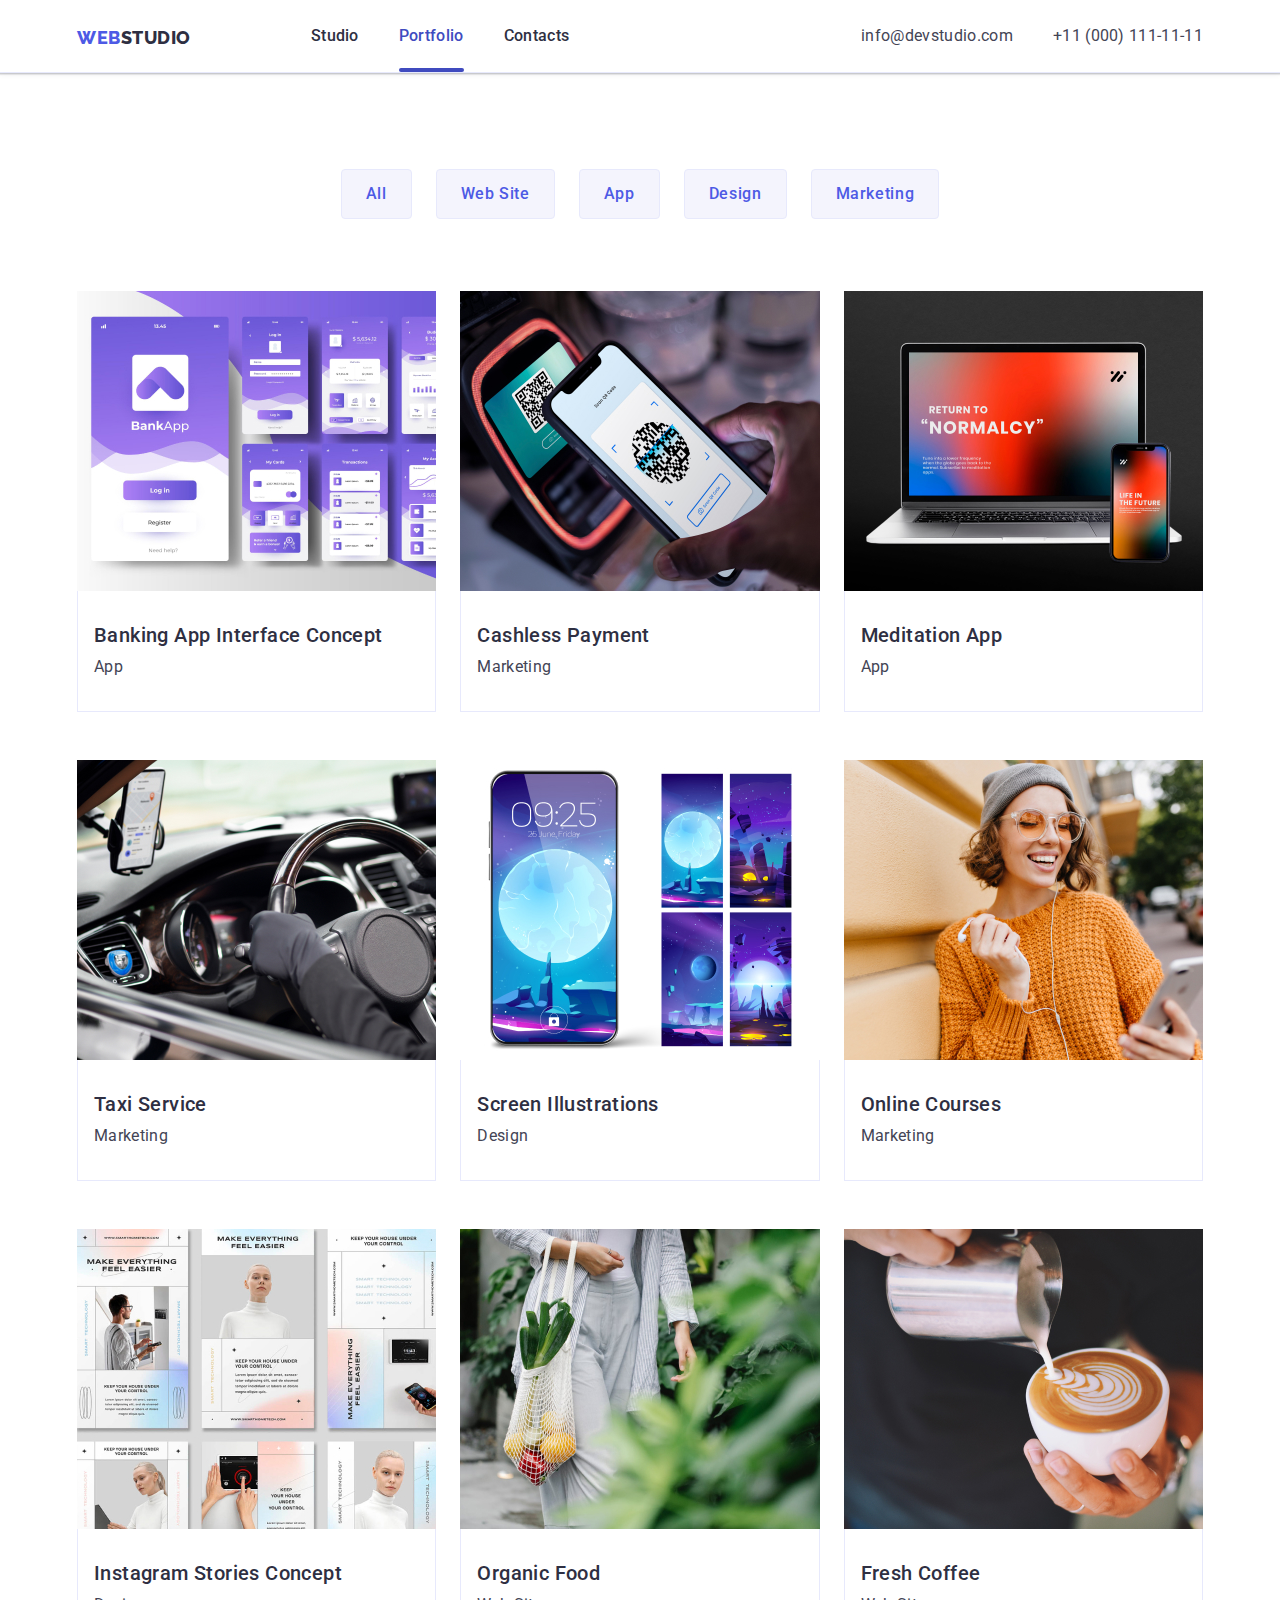
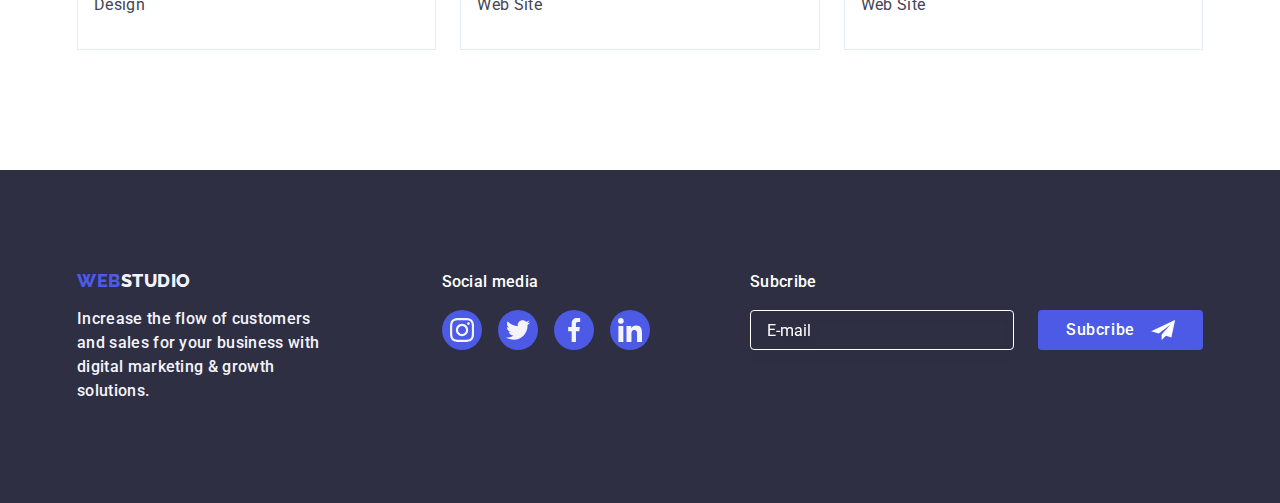
<file: portfolio.html>
<!DOCTYPE html>
<html lang="en">
<head>
      <meta charset="UTF-8">
      <meta http-equiv="X-UA-Compatible" content="IE=edge">
      <meta name="viewport" content="width=device-width, initial-scale=1.0">
      <title>Portfolio</title>
      <link rel="preconnect" href="https://fonts.googleapis.com" />
      <link rel="preconnect" href="https://fonts.gstatic.com" crossorigin />
      <link
        href="https://fonts.googleapis.com/css2?family=Raleway:wght@800&family=Roboto:wght@400;500;700;900&display=swap"
        rel="stylesheet"
      /> 
    <link
    rel="stylesheet"
    href="https://cdnjs.cloudflare.com/ajax/libs/modern-normalize/1.1.0/modern-normalize.min.css">
      <link rel="stylesheet" href="./css/styles.css">
 </head>  
 <body>
  <header class="top-line link">
    <div class="container div-container">
    <nav class="nav link">
         <a href="./index.html" class="logo link">Web<span class="logo-item link">Studio</span></a>
         <ul class="list link menu">
              <li class="link menu-list"><a class="nav-link link" href="./index.html">Studio</a></li>
              <li class="link menu-list"><a class="nav-link link  border" href="./portfolio.html" rel="noopener noreferrer">Portfolio</a></li>
              <li class="link menu-list"><a class="nav-link link" href="">Contacts</a></li>
         </ul>
        </nav> 
    <address class="address link">
         <ul class="list link contact">
              <li class="link menu-list"><a class="list-link email link" href="mailto:info@devstudio.com">info@devstudio.com</a></li>
              <li class="link menu-list"><a class="list-link email link" href="tel:+110001111111">+11 (000) 111-11-11 </a></li>
         </ul>
    </address>   
 
</div>
</header>
   <main>
    <section class="section-portfolio">
      <div class="container">
      <h1 hidden>portfolio</h1>
        <ul class="list link list-buttons" >
          <li class="btn-list item-btn"><button class="buttons" type="button">All</button></li>
          <li class="btn-list item-btn"><button class="buttons" type="button">Web Site</button></li>
          <li class="btn-list item-btn"><button class="buttons" type="button">App</button></li>
          <li class="btn-list item-btn"><button class="buttons" type="button">Design</button></li>
          <li class="btn-list item-btn"><button class="buttons" type="button">Marketing</button></li>
        </ul>

        <ul class="list link portfolio-ul">
          <li class="item-portfolio">
            <a class="link lien-portfolio" href="">
                <div class="animations">
              <img
                src="./images/img.jpg"
                alt="Banking App Interface Concept"
                width="360"
                height="300"
              />
              <div class="text-animations">
                <p>
                  Stylish and User-Friendly App Design Concepts · Task
                  Manager App · Calorie Tracker App · Exotic Fruit Ecommerce
                  App · Cloud Storage App
                </p>
          </div>
            </div>
               <div class="portfolio-div">
                <h2 class="caption">Banking App Interface Concept</h2>
                <p class="subtitle">App</p>
              </div>
            </a>
          </li>
          <li class="item-portfolio">
            <a class="link lien-portfolio" href="">
                <div class="animations">
              <img
                src="./images/img1-1.jpg"
                alt="Cashless Payment"
                width="360"
                height="300"
              />
              <div class="text-animations">
                <p>
                  Stylish and User-Friendly App Design Concepts · Task
                  Manager App · Calorie Tracker App · Exotic Fruit Ecommerce
                  App · Cloud Storage App
                </p>
          </div>
            </div>
              <div class="portfolio-div">
                <h2 class="caption">Cashless Payment</h2>
                <p class="subtitle">Marketing</p>
              </div>
            </a>
          </li>
          <li class="item-portfolio">
            <a class="link lien-portfolio" href="">
                <div class="animations">
              <img
                src="./images/img2-2.jpg"
                alt="Meditation App"
                width="360"
                height="300"
              />
              <div class="text-animations">
                <p>
                  Stylish and User-Friendly App Design Concepts · Task
                  Manager App · Calorie Tracker App · Exotic Fruit Ecommerce
                  App · Cloud Storage App
                </p>
          </div>
            </div>
              <div class="portfolio-div">
                <h2 class="caption">Meditation App</h2>
                <p class="subtitle">App</p>
              </div>
            </a>
          </li>
          <li class="item-portfolio">
            <a class="link lien-portfolio" href="">
                <div class="animations">
              <img
                src="./images/img3-3.jpg"
                alt="Taxi Service"
                width="360"
                height="300"
              />
              <div class="text-animations">
                <p>
                  Stylish and User-Friendly App Design Concepts · Task
                  Manager App · Calorie Tracker App · Exotic Fruit Ecommerce
                  App · Cloud Storage App
                </p>
          </div>
            </div>
              <div class="portfolio-div">
                <h2 class="caption">Taxi Service</h2>
                <p class="subtitle">Marketing</p>
              </div>
            </a>
          </li>
          <li class="item-portfolio">
            <a class="link lien-portfolio" href="">
                <div class="animations">
              <img
                src="./images/img4-4.jpg"
                alt="Screen Illustrations"
                width="360"
                height="300"
              />
              <div class="text-animations">
                <p>
                  Stylish and User-Friendly App Design Concepts · Task
                  Manager App · Calorie Tracker App · Exotic Fruit Ecommerce
                  App · Cloud Storage App
                </p>
          </div>
            </div>
              <div class="portfolio-div">
                <h2 class="caption">Screen Illustrations</h2>
                <p class="subtitle">Design</p>
              </div>
            </a>
          </li>
          <li class="item-portfolio">
            <a class="link lien-portfolio" href="">
                <div class="animations">
              <img
                src="./images/img5-5.jpg"
                alt="Online Courses"
                width="360"
                height="300"
              />
              <div class="text-animations">
                <p>
                  Stylish and User-Friendly App Design Concepts · Task
                  Manager App · Calorie Tracker App · Exotic Fruit Ecommerce
                  App · Cloud Storage App
                </p>
          </div>
            </div>
              <div class="portfolio-div">
                <h2 class="caption">Online Courses</h2>
                <p class="subtitle">Marketing</p>
              </div>
            </a>
          </li>
          <li class="item-portfolio">
            <a class="link lien-portfolio" href="">
                <div class="animations">
              <img
                src="./images/img6-6.jpg"
                alt="Instagram Stories Concept"
                width="360"
                height="300"
              />
              <div class="text-animations">
                <p>
                  Stylish and User-Friendly App Design Concepts · Task
                  Manager App · Calorie Tracker App · Exotic Fruit Ecommerce
                  App · Cloud Storage App
                </p>
          </div>
            </div>
              <div class="portfolio-div">
                <h2 class="caption">Instagram Stories Concept</h2>
                <p class="subtitle">Design</p>
              </div>
            </a>
          </li>
          <li class="item-portfolio">
            <a class="link lien-portfolio" href="">
                <div class="animations">
              <img
                src="./images/img7-7.jpg"
                alt="Organic Food"
                width="360"
                height="300"
              />
              <div class="text-animations">
                <p>
                  Stylish and User-Friendly App Design Concepts · Task
                  Manager App · Calorie Tracker App · Exotic Fruit Ecommerce
                  App · Cloud Storage App
                </p>
          </div>
            </div>
            
              <div class="portfolio-div">
                <h2 class="caption">Organic Food</h2>
                <p class="subtitle">Web Site</p>
              </div>
            </a>
          </li>
          <li class="item-portfolio">
            <a class="link lien-portfolio" href="">
                <div class="animations">
              <img
                src="./images/img8-8.jpg"
                alt="Fresh Coffee"
                width="360"
                height="300"
              />
              <div class="text-animations">
                <p>
                  Stylish and User-Friendly App Design Concepts · Task
                  Manager App · Calorie Tracker App · Exotic Fruit Ecommerce
                  App · Cloud Storage App
                </p>
          </div>
            </div>
              <div class="portfolio-div">
                <h2 class="caption">Fresh Coffee</h2>
                <p class="subtitle">Web Site</p>
              </div>
            </a>
          </li>
        </ul>
      </div>
    </section>
   </main>
   <footer class="footer">
    <div class="container flex">
      <div class="div-footer">
    <a href="./index.html" class="logo-footer link">Web<span class="logo-item-studio link">Studio</span></a>
    <p class="footer-text">
         Increase the flow of customers and sales for your business with digital
         marketing & growth solutions.
    </p>
  </div>
    <div class="social-footer">
      <p class="text-media">Social media</p>
      <ul class="list social-list">
        <li class="li-footer">
          <a href="" class="link link-footer">
            <svg class="footer-icon" width="24" height="24">
              <use href="./images/icons.svg#icon-instagram"></use>
            </svg>
          </a>
        </li>
        <li class="li-footer">
          <a href="" class="link link-footer">
            <svg class="footer-icon" width="24" height="24">
              <use href="./images/icons.svg#icon-twitter"></use>
            </svg>
          </a>
        </li>
        <li class="li-footer">
          <a href="" class="link link-footer">
            <svg class="footer-icon" width="24" height="24">
              <use href="./images/icons.svg#icon-facebook"></use>
            </svg>
          </a>
        </li>
        <li class="li-footer">
          <a href="" class="link link-footer">
            <svg class="footer-icon" width="24" height="24">
              <use href="./images/icons.svg#icon-linkedin"></use>
            </svg>
          </a>
        </li>
      </ul>
    </div>
    <div class="footer-modal">
      <p class="subcribe-text">Subcribe</p>
      <form class="form-footer">
           <input class="footer-input" type="email" name="email" placeholder="E-mail"
           aria-label="email">
           <button type="submit">
            Subcribe
           <svg class="icon-send" width="24" height="20">
                <use href="./images/icons.svg#icon-send"></use>
           </svg>
           </button>
      </form>
    </div>
  </div>
</footer>
 </body>
</html>
</file>
<file: css/styles.css>
:root{
  
    --iris: #4d5ae5;
    --ocean: #404bbf;
    --navy-blue: #2e2f42;
    --green: #31d0aa;
    --slate: #434455;
    --light-slate: #8e8f99;
    --cornflower: #e7e9fc;
    --cloud: #f4f4fd;
    --navy-blue-modal: #2e2f42;
    --grey: #2e2f42;
    --white: #ffffff;
    --dairy: #fcfcfc;
      
       
}
body{
    font-family: "Roboto", sans-serif;
    background:var(--white);
    color: var(--slate);
    position: relative;
}

h1,
h2,
h3,
h4,
p,
ul {
  margin-top: 0;
  margin-bottom: 0;
  padding: 0;
}
.list{
    list-style:none ;
}
.link{
    text-decoration: none;
}
  /* container */
.container{
    /* Phone Styless and >>> */
    max-width: 428px;
    margin-left: auto;
    margin-right: auto;
    padding-left:  16px;
    padding-right: 16px;
}


.div-container{
    display: flex;
    align-items: center;
}
/* section  */
.section{
    /* padding: 120px 0; */
    padding: 96px 0;

}

.section-do{
    padding-bottom: 120px; 
}

.section-portfolio{
    padding-top: 96px;
    padding-bottom: 120px;
}


/* teg */
img{
    display: block;
}
/* header */
.top-line{
    background:var(--white);
    border-bottom: 1px solid var(--cornflower);
    box-shadow:0px 2px 1px rgba(46, 47, 66, 0.08), 0px 1px 1px rgba(46, 47, 66, 0.16), 0px 1px 6px rgba(46, 47, 66, 0.08);
    
}

@media only screen and ( max-width:427px)  {
    .container{
        max-width: 427px;
    }
    .modal{
    width: 320px;
    
    }
    .hero-header{
        margin-bottom: 72px;
    }
}
@media only screen and ( max-width:1157px)  {
   .hero-header{
    max-width: 496px;
}
}

@media only screen and ( min-width:428px)  {
    .modal{
        min-width: 408px;
    }
}
/* BORDER */
/* nav  */
.nav-link{
    position: relative;
    display: block;
    padding:24px 0;
  
    font-weight: 500;
    font-size: 16px;
    line-height: 1.5;
    letter-spacing: 0.02em;
    color:var(--navy-blue-modal);
    transition: color 250ms cubic-bezier(0.4, 0, 0.2, 1);
    

}
.nav-link:after{
  position: absolute;
  left: 0;
  bottom: 0;
  content: "";
  width: 100%;
  height: 4px;
  background-color: #404bbf;
  border-radius: 2px;

  transform: scaleX(0);
  transition: transform 250ms cubic-bezier(0.4, 0, 0.2, 1);
}
.nav-link:hover::after,
.nav-link:focus::after {
  transform: scaleX(1);
}
.nav-link.border::after {
    transform: scaleX(1);
  }
  .border {
    color: #404bbf;
  }
.nav-link:hover,
.nav-link:focus{
    color: var(--ocean);
}
                /* backdrop. */
.backdrop {
    position: fixed;
    top: 0;
    left: 0;
    width: 100%;
    height: 100%;
    background-color: rgba(46, 47, 66, 0.4);
    opacity: 1;
    transition: opacity 250ms cubic-bezier(0.4, 0, 0.2, 1),
      visibility 250ms cubic-bezier(0.4, 0, 0.2, 1);
  }
  .backdrop.is-hidden {
    visibility: hidden;
    pointer-events: none;
    opacity: 0;
  }
  .modal {
    position: absolute;
    top: 50%;
    left: 50%;
    transform: translate(-50%, -50%);
    padding: 24px;
    min-height: 576px;
    /* min-width: 408px; */
    background-color: #fcfcfc;
    box-shadow: 0px 1px 1px rgba(0, 0, 0, 0.14), 0px 1px 3px rgba(0, 0, 0, 0.12),
      0px 2px 1px rgba(0, 0, 0, 0.2);
    border-radius: 4px;
  }
  .modal > button {
    display: flex;
    justify-content: center;
    align-items: center;
    margin-left: auto;
    width: 24px;
    height: 24px;
    margin-bottom: 24px;
  
    cursor: pointer;
    color: #2e2f42;
    background-color: #e7e9fc;
    border: 1px solid rgba(0, 0, 0, 0.1);
    border-radius: 50%;
  }
  .modal > button:hover,
  .modal > button:focus {
    color: #ffffff;
    background-color: #404bbf;
    fill: #ffffff;
  }

/* display */
.nav{
    font-weight: 500;
    line-height: 1.5;
    display: flex;
    align-items: center;
    
 }
 /* item-info section strategy */
 .item-info{
    /* width: calc((100% - 3 * 24px) / 4);
    /* width: calc((100% - 72px) / 4); */
   /* margin-right: 24px; */ 
   
 }

  .do-this{
    display: flex;
    gap: 24px; 
}
    .cool-teams{
        display: flex;
    }
  @media only screen and (max-width: 767px){
  .cool-teams{
   flex-direction: column;
   align-items: center;
   gap: 72px;
  }
}
@media only screen and (max-width: 1157px){
    .cool-teams{
        flex-wrap: wrap;
    }
    .icons-list{
        flex-wrap: wrap;
    }
}
  @media only screen and (max-width: 767px){
    .need-info{
        /* gap: 24px; */
        display: flex;
        flex-direction: column;
       justify-content: center;
       align-items: center;
       text-align: center;
       row-gap: 72px;
    
      }
  }

  /* contacts */
.address{
    font-style: normal;
    margin-left: auto;

}
.contact{
    display: flex;
    gap: 40px;
}
.menu{
    display: flex;
    gap: 40px;
  }

.email{
    color:var(--slate);
    font-weight:400 ;
    font-size:16px ;
    line-height:1.5 ;
    letter-spacing: 0.02em;
    transition: color 250ms cubic-bezier(0.4, 0, 0.2, 1);
   

}
.email:hover,
.email:focus{
    color: var(--ocean);
}
      /* LOGO */
.logo{
    font-family: "Raleway", sans-serif;
    letter-spacing: 0.03em;
    text-transform: uppercase;
    color:var(--iris);
    font-weight: 800;
    font-size: 18px;
    line-height:21px;
    margin-top: 25px;
    margin-bottom: 22px;
    
}
.logo-item{
    font-family: "Raleway", sans-serif;
    letter-spacing: 0.03em;
    text-transform: uppercase;
    color:var(--navy-blue-modal);
    font-weight: 800;
    font-size: 18px;
    line-height: 1.17;
    
    
   
}
/* LOGO FOOTER */
.logo-footer{
    font-family: "Raleway", sans-serif;
    letter-spacing: 0.03em;
    text-transform: uppercase;
    color:var(--iris);
    font-weight: 800;
    font-size: 18px;
    line-height: 1.17 ;
    display: inline-block; 
    margin-bottom: 16px;
}

.list-link{
    letter-spacing: 0.02em;
    color:var(--slate);
    padding: 0px;
}

.hero-header{
     margin-left: auto; 
     margin-right: auto; 
    font-weight: 700;
    font-size: 32px;
    line-height: 40px;
    letter-spacing: 0.02em;
    color: var(--white);
    text-align: center;

}

.hero-button{
    padding: 16px 32px;
    border: none;
    border-radius: 4px;
    min-width: 169px ;
    display: block;
    height: 56px;
     margin: auto; 
    
    background-color: var(--iris); 
    box-shadow: 0px 4px 4px rgba(0, 0, 0, 0.15);
    border-radius: 4px;
    font-weight: 500;
    font-size: 16px;
    line-height: 1.5;
    letter-spacing: 0.04em ;
    color: var(--white);
    cursor: pointer;
    transition: background-color 250ms cubic-bezier(0.4, 0, 0.2, 1);
    

}
.hero-button:hover,
.hero-button:focus{
    background-color: var(--ocean);
}
.visually-hidden{
        position: absolute;
        width: 1px;
        height: 1px;
        margin: -1px;
        border: 0;
        padding: 0;
        white-space: nowrap;
        clip-path: inset(100%);
        clip: rect(0 0 0 0);
        overflow: hidden;
      }
/* STRATEGY-ICONS */
.strategy-icon{
    display: flex;
    align-items: center;
    justify-content: center;
    height: 112px; 
    background-color:var(--cloud);
    border-radius: 4px;
    margin-bottom: 8px;
}
/* OUR-TEAM SECTION ICON */
.div-team{
    /* padding: 32px 16px;
    border-radius: 0px 0px 4px 4px;  */
    /* padding: 0px 0px 32px; */
    padding-top: 32px;  
    /* padding: 32px 0; */
    padding-bottom: 32px;
    display: flex;
    flex-direction: column;
     justify-content: center;
    align-items: center;
    padding: 0px;
    gap: 8px;
}
.list-icon{
    display: flex; 
    justify-content: center; 
    gap: 24px;

}
.li-icon{
 width: 40px;
 height: 40px;

}
.link-icon{
width: 100%; 
height: 100%;
background-color:var(--iris);
border-radius: 50%;
display: flex;
align-items: center;
justify-content: center;
 transition: background-color 250ms cubic-bezier(0.4, 0, 0.2, 1);
}
.link-icon:hover,
.link-icon:focus {
    background-color:var(--ocean)
}
.svg-team{
    fill:var(--cloud) ;
}



/* Porfolio button */
.button-all{
    background:var(--ocean);
    box-shadow: 0px 3px 1px rgba(0, 0, 0, 0.1), 0px 2px 1px rgba(0, 0, 0, 0.08), 0px 2px 2px rgba(0, 0, 0, 0.12);
    border-radius: 4px;
}
.buttons:hover,
.buttons:focus {
  box-shadow: 0px 3px 1px rgba(0, 0, 0, 0.1), 0px 2px 1px rgba(0, 0, 0, 0.08), 0px 2px 2px rgba(0, 0, 0, 0.12);
  color:var(--white);
  background: var(--ocean);
}
/* portfolio btn */
.list-buttons{
    display: flex;
    justify-content: center;
    margin-bottom: 72px;
    gap: 24px; 
}

.button{
    background:var(--cloud);
    border: 1px solid var(--cornflower);
    border-radius: 4px;
}
  /* buttons portfolio */
.buttons{
    border-radius: 4px;
    font-weight: 500;
    font-size: 16px;
    line-height: 1.5;
    letter-spacing: 0.04em;
    color:var(--iris);
    background-color: var(--cloud) ;
    cursor: pointer;
    padding: 12px 24px ;
    border: 1px solid var(--cornflower);

    transition: background 250ms cubic-bezier(0.4, 0, 0.2, 1),
    box-shadow 250ms cubic-bezier(0.4, 0, 0.2, 1),
    color 250ms cubic-bezier(0.4, 0, 0.2, 1);
}

.buttons:hover{
    color:var(--white);
    background-color: var(--ocean);
    border: 1px solid transparent;
}
.buttons:focus{
    color: var(--white);
    background-color: var(--ocean);
    border: 1px solid transparent;
}

/* finish portfolio button */

/* ANIMATIONS */
.animations{
    position: relative;
    overflow: hidden;
} 
.text-animations{
    position: absolute;
    top: 0;
    left: 0;
    width: 100%;
    height: 100%;
    padding: 40px 32px 0;
    background-color: #4d5ae5;
    transform: translatey(100%);
    transition: transform 250ms cubic-bezier(0.4, 0, 0.2, 1);
}
.lien-portfolio:hover .text-animations {
    transform: translatey(0);
  }
.text-animations > p {
    width: 296px;
    min-height: 96px;
  
    font-weight: 400;
    font-size: 16px;
    line-height: 1.5;
    letter-spacing: 0.02em;
    color: #f4f4fd;
  } 
  /* portfolio link */
.lien-portfolio{
    /* display: block; */
    transition: box-shadow 250ms cubic-bezier(0.4, 0, 0.2, 1);

}
.lien-portfolio:hover,
.lien-portfolio:focus{
    box-shadow: 0px 1px 6px rgba(46, 47, 66, 0.08),
    0px 1px 1px rgba(46, 47, 66, 0.16), 0px 2px 1px rgba(46, 47, 66, 0.08);
}



.hero{
    padding: 188px 0;
    text-align: center;
    background-color:var(--grey);

    background-image: linear-gradient(rgba(46, 47, 66, 0.7), rgba(46, 47, 66, 0.7)), url(../images/img-name.jpg); 
    background-repeat: no-repeat;
    background-position: center; 
    background-size: cover;
    margin-right: auto;
    margin-left: auto;
    max-width: 1440px;
    /* height: 600px; */
}



/* Title text section */

.title{
    letter-spacing: 0.02em;
    color: var(--grey);
    /* text-align: center; */
    /* font-weight: 500; */
    /* font-size: 20px; */
    /* line-height: 1.2 ; */
    margin-bottom: 8px; 
    font-family: "Roboto";
    font-style: normal;
    font-weight: 700;
    font-size: 36px;
    line-height: 40px;
}
.title-team{
 font-family: "Roboto";
font-style: normal;
font-weight: 500;
font-size: 20px;
line-height: 24px;
text-align: center;
letter-spacing: 0.02em;
color: #2E2F42;

}
.title-text-team{
    font-family: "Roboto";
    font-style: normal;
    font-weight: 400;
    font-size: 16px;
    line-height: 24px;
    text-align: center;
    letter-spacing: 0.02em;
    color: #434455;
}


.title-text{
    /* letter-spacing: 0.02em; */
    color:var(--slate);
    font-size: 16px;
    /* line-height: 1.5; */
    line-height: 24px;
    font-weight: 500;
    /* padding-left:16px ; */
    /* padding-right: 16px;
    text-align: left; */

}
.text{
    margin-bottom: 72px;
    letter-spacing: 0.02em;
    text-transform: capitalize;
    color:var(--navy-blue-modal);
    font-size: 36px;
    line-height: 1.11;
    text-align: center;


}
.team-text{
    margin-bottom: 72px;
    letter-spacing: 0.02em;
    text-transform: capitalize;
    color:var(--navy-blue-modal);
    font-size: 36px;
    line-height: 1.11 ;
    text-align: center;
}

/* portfolio img css */
.portfolio-ul{
    display: flex;
    flex-wrap: wrap;
    column-gap: 24px;
    row-gap: 48px;
}
.portfolio-div{
    padding-top: 32px;
    padding-bottom: 32px;
    padding-left: 16px;
  
    border-bottom: 1px solid var(--cornflower);
    border-left: 1px solid var(--cornflower);
    border-right: 1px solid var(--cornflower);
}
.item-portfolio{
    color: var(--grey);
    width: calc((100% - 2 * 24px) / 3);
}

/* portfolio text img */

.caption{
    font-weight: 500 ;
    font-size: 20px;
    line-height: 1.2;
    letter-spacing: 0.02em;
    color:var(--grey) ;
    margin-bottom: 8px;

}

.subtitle{
    font-weight: 400;
    font-size: 16px ;
    line-height: 1.5;
    letter-spacing: 0.02em;
    color:  var(--slate);
}



.text-item{
    letter-spacing: 0.02em;
    color: var(--navy-blue);
}

.text-under{
  letter-spacing: 0.02em;
  color:var(--slate);

}

/* portfolio images  */
.images-style{
    background: var(--white);
    border: 1px solid var(--cornflower);
}

.goit-team{  
    text-align: center;
    background:var(--white);
    box-shadow: 0px 1px 6px rgba(46, 47, 66, 0.08), 0px 1px 1px rgba(46, 47, 66, 0.16), 0px 2px 1px rgba(46, 47, 66, 0.08);
    border-radius: 0px 0px 4px 4px;
    flex-direction: column;
    justify-content: center;
    align-items: center;
    gap: 32px;
}
/* .goit-team:nth-child(4n) { */
    /* margin-right: 0; */
  /* } */
.section-team{
    padding: 96px 0;
    /* padding-top: 120px; 
    padding-bottom: 120px; */
    background: var(--cloud);
}




/* section icons */
.icons-section{
    padding: 96px 0;
}
.icons-list{
  display: flex;
  /* gap: 24px; */
 /* flex-wrap: wrap; */
 gap: 16px;
row-gap: 72px;
}
.icons{
    /* width: calc((100% - 120px) / 6); */
    height: 88px;

}
.icons-links{
    display: flex;
    align-items: center;
    justify-content: center;
    color:var(--light-slate);
    height:100% ;
    border: 1px solid var(--light-slate); 
    border-radius: 4px;
    transition: border-color 250ms cubic-bezier(0.4, 0, 0.2, 1),
    color 250ms cubic-bezier(0.4, 0, 0.2, 1);
}
.icons-links:hover,
.icons-links:focus{
  border-color: var(--ocean);
  color: var(--ocean);
}
.svg{
    fill: currentColor;
}
.customers-title{
    margin-bottom: 72px;
    letter-spacing: 0.02em;
    text-transform: capitalize;
    color:var(--navy-blue-modal);
    font-size: 36px;
    line-height: 1.1 ;
    text-align: center; 
}


/* Contacts Submit order Servise */
.title-contacts{
 font-family: "Roboto";
 font-style: normal;
 font-weight: 500;
 font-size: 16px;
 line-height: 24px;
 text-align: center;
letter-spacing: 0.02em;
color: #2E2F42;
margin-bottom: 8px;
}
.label-js{
    position: relative;
    display: flex;
    flex-wrap: wrap;
    margin-bottom: 4px;
    font-weight: 400;
    font-size: 12px;
    line-height: 1.7;
    letter-spacing: 0.04em;
    color: #8E8F99;
}
.retreat{
    margin-bottom: 4px;
}
.label-js:focus-within{
    fill: #404bbf;
  }
.label-textarea{
    margin-bottom: 16px;
}
.span-js{
    width: 100%;
}
.svg-connections{
    position: absolute;
    top: 50%;;
    left: 19px;
    align-items: center;
    justify-content: center;
}
.input-modal{
    padding: 11px;
    padding-left: 38px;
    width: 100%;
    height: 40px;
    outline: none;
    border: 1px solid rgba(46, 47, 66, 0.4);
    border-radius: 4px;
}
.input-modal:focus,
.textarea:focus{
    border: 1px solid #4D5AE5;
}
.textarea{
    padding-top: 8px;
    padding-left: 16px;
    width: 100%;
    min-height:120px ;
    resize: none;
    outline: none;
    border: 1px solid rgba(46, 47, 66, 0.4);
    border-radius: 4px;
  }
  .textarea::placeholder{
   font-weight: 400;
   font-size: 12px;
   line-height: 1.7;
   letter-spacing: 0.04em;
   color: rgba(46, 47, 66, 0.4);
  }
  /* Checkbox */
.label-checkbox{
    position: relative;
    display: flex;
    margin-bottom: 24px;
    font-weight: 400;
    font-size: 12px;
    line-height: 1.7;
    letter-spacing: 0.04em;
    color: #8E8F99;
    margin-top: 20px;

}
.input-checkbox{
    position: absolute;
    width: 1px;
    height: 1px;
    margin: -1px;
    border: 0;
    padding: 0;
    clip: rect(0 0 0 0);
    overflow: hidden;
}
.span-checkbox{
    width: 16px;
    height: 16px;
    margin-right: 8px;
    border: 1px solid rgba(46, 47, 66, 0.4);
    border-radius: 2px;
}
.input-checkbox:checked ~ .span-checkbox{
    background-size: contain;
    border-radius: 2px;
    border: none;
    background-image: url(../images/checkbox.svg);
}
  .checkbox:focus ~ .span-checkbox{
     outline: 1px solid rgba(46, 47, 66, 0.4);
     border-radius: 2px;     
  }
  
.span-policy{
     font-family: 'Roboto';
      font-style: normal;
    font-weight: 400;
    font-size: 12px;
     line-height: 16px;
    color: #4D5AE5;
    letter-spacing: 0.04em;
    text-decoration-line: underline;
}
/* BTN SUBMIT */
.btn-submit{
    width: 169px;
    height: 56px;
    padding: 16px 32px;
    background: #4D5AE5;
    cursor: pointer;
    border: none;
    box-shadow: 0px 4px 4px rgba(0, 0, 0, 0.15);
    border-radius: 4px;
    font-weight: 500;
    color: #FFFFFF;
    transition: background 250ms cubic-bezier(0.4, 0, 0.2, 1) ;
}
.btn-submit:hover,
.btn-submit:focus{
  background: #404BBF;
}
/* footer */
/* .div-footer{
    margin-right: 120px;
   
} */
/* .social-footer{
    margin-right: 80px;
} */
.footer{
    padding: 100px 0;
    background: var(--navy-blue-modal);
}

/* footer text */

.footer-text{
    font-weight: 500;
    /* width: 264px; */
    line-height: 1.5; 
    letter-spacing: 0.02em;
    color: var(--cloud);

}
.logo-item-studio{
    display: inline-block;
    font-family: "Raleway",sans-serif;
    letter-spacing: 0.03em;
    text-transform: uppercase;
    color: var(--cloud);
    font-weight: 800;
    font-size: 18px;
    line-height: 1.17 ;

}
/* footer social */
.flex{
    /* display: flex;
    align-items: baseline; */
    /* margin-right: 120px; */
}

.text-media{
font-weight: 500;
font-size: 16px;
line-height: 1.5;
letter-spacing: 0.02em;
color: var(--white);
margin-bottom: 16px;

}
.social-list-above{
    display: flex;
    margin-left: auto;
    margin-right: auto;
     /* justify-content: center; */
     gap: 56px;
}
.social-list{
    display: flex;
    /* gap: 56px;  */
  margin-left: auto;
   margin-right: auto;
    justify-content: center;
    gap: 16px;

    

}
.li-footer{
width: 40px; 
height: 40px;

}
.link-footer{
    width: 100%;
    height: 100%; 
    background-color:var(--iris);
    border-radius: 50%;
    display: flex;
    align-items: center;
    justify-content: center; 
    transition: background-color 250ms cubic-bezier(0.4, 0, 0.2, 1);
}
.link-footer:hover,
.link-footer:focus{
    background-color: var(--green); 
}
.footer-icon{
    fill: var(--cloud);
}

/* footer subcribe */
.footer-modal button{
    display: flex;
    justify-content: center;
    align-items: center;
    padding: 8px 24px;
    gap: 16px;

    width: 165px;
    font-weight: 500;
    font-size: 16px;
    line-height: 1.5;
    letter-spacing: 0.04em;
    cursor: pointer;
    color: #FFFFFF;
    background: #4D5AE5;
    border: none;
    border-radius: 4px;
    transition: background-color 250ms cubic-bezier(0.4, 0, 0.2, 1);
  }
  .footer-modal button:focus,
  .footer-modal button:hover{
    background-color: #404bbf;
  }
.subcribe-text{
    margin-bottom: 16px;
    font-weight: 500;
    font-size: 16px;
    line-height: 1.5;
    letter-spacing: 0.02em;
    color: #ffffff;
}
.form-footer{
    position: relative;
    display: flex;
    gap: 24px;
}
.footer-input{
    padding: 8px;
    padding-left: 16px;
    /* width: 264px; */
    height: 40px;
    color:#ffffff;
    background: none;
    border: 1px solid #FFFFFF;
    filter: drop-shadow(0px 4px 4px rgba(0, 0, 0, 0.15));
    border-radius: 4px;
}
.footer-input:focus{
    border: 1px solid #4D5AE5;
    border-radius: 4px;
  }
  .footer-input::placeholder{
    color: #FFFFFF;
  }
.icon-send{
    fill: #f4f4fd;
}
/* MObile CSS */
.mobile-btn{
    background-color: transparent;
    border: none;
    letter-spacing: 0;
    margin-left: auto;
    margin-top: 24px;
    margin-bottom: 24px;
}
.menu-burger{
    stroke: var(--navy-blue);
}

.mobile-menu {
    flex-direction: column;
    position: fixed;
    z-index: 1000;
    top: 0;
    left: 0;
    width: 100%;
    height: 100%;
    visibility: hidden;
    pointer-events: none;
    opacity: 0;
  }
  .mobile-menushka {
    display: flex;
    flex-direction: column;
    padding: 32px;
    max-width:100%;
    height: 100%;
    background-color: var(--white);
   

  }

  .mobile-menu.is-open {
    opacity: 1;
    visibility: visible;
    pointer-events: auto;
  }
  .mobile-close-btn {
    display: flex;
    justify-content: center;
    align-items: center;
    width: 24px;
    height: 24px;
    margin-left: auto;
    margin-bottom: 32px;
    background: #E7E9FC;

    border: none;
    border-radius: 50%;
    cursor: pointer;
    border: 1px solid #2E2F42;
  }
  .mobile-close-btn:hover,
  .mobile-close-btn:focus {
    color:var(--white);
    background-color:var(--ocean);
    fill: var(--white);
  }
  .mobile-nav {
    margin-bottom:auto;
  }
  .mobile-item + .mobile-item {
    margin-top: 40px;
  }
  .backlight{
    color: #404BBF;
  }

  .link-mobile {
    font-weight: 700;
    font-size: 36px;
    line-height: 1.1;
    letter-spacing: 0.02em;
    text-transform: capitalize;
    color: var(--grey);
  }
  .mobile-number:focus,
  .mobile-number:hover {
    color: var(--ocean);
  }
  .mobile-email:hover,
  .mobile-email:focus {
    color: var(--ocean);
  }
  
  .mobile-number {
    font-family: "Roboto";
    font-style: normal;
    font-weight: 700;
    font-size: 36px;
    line-height: 40px;
    letter-spacing: 0.02em;
    text-transform: capitalize;
    color:var(--iris);
    /* margin-right: 35px; */
    margin-bottom: auto;
  } 
   .mobile-email{
  font-family: "Roboto";
  font-style: normal;
  font-weight: 500;
  font-size: 20px;
  line-height: 24px;
  letter-spacing: 0.02em;
  color:var(--slate);
  } 
  /* .mobile-socials{
    margin-bottom: auto;
  }
   */
   .contact-mobile {
      margin-bottom: 48px;  
     /* margin-right: 60px; */
   
  } 
  /* .mobile-list{
  margin-left: 100%;
  } */
  @media only screen and (max-width: 427px){
   .social-list-above {
    justify-content: space-between;
    gap: 0;
   }
   /* .mobile-nav{
    margin-bottom: 30px;
   } */
   .mobile-email{
    font-size: 20px;
   }
   .mobile-number{
    font-size: 26px;
   }
   .contact-mobile{
    margin-bottom: 30px;
   }
}
  @media only screen and ( max-width: 767px) {
    .menu{
     display: none;
    }
    .address{
        display: none;
    }
    .hero{
        padding: 112px 0;
    }
    .hero-header{
        max-width: 496px;
        font-size: 36px;
        margin-bottom: 72px;
        margin-left: 16px;
        margin-right: 16px;
        text-transform: capitalize;
    }

    /* .backdrop{
        top: 10%;
        max-width: 392px;
        background-color: rgba(46, 47, 66, 0.4);
        transition: opacity 250ms cubic-bezier(0.4, 0, 0.2, 1), visibility 250ms cubic-bezier(0.4, 0, 0.2, 1);
    } */
    .strategy-icon{
        display: none;
    }
    .title{
        text-align: center;
    }
    .title-text{
        letter-spacing: 0.02em;
        text-align: left; 
}
    .section-do{
        display: none;
    }
    .div-team{
        /* padding: 0px 0px 32px; */
        padding: 32px 0;
    }
    .goit-team{
        text-align: center;
  box-shadow: 0px 1px 6px rgba(46, 47, 66, 0.08),
    0px 1px 1px rgba(46, 47, 66, 0.16), 0px 2px 1px rgba(46, 47, 66, 0.08);
  border-radius: 0px 0px 4px 4px;
  background-color: #ffffff;
    }
    .icons{
        width: calc((100% - 16px) / 2);
    }
    .icons-list{
        flex-wrap: wrap;
    }
    .div-footer{
    margin-bottom: 72px;
    text-align: center;
    }
    .footer-text{
     margin-left: auto;
    margin-right: auto;
    width: 264px;
    }
    .social-footer{
     text-align: center;
    margin-bottom: 72px;
    }
    .footer-modal{
        text-align: center;
    }
    .form-footer{
    flex-direction: column;
    align-items: center;
    }
    .footer-input{
        width: 100%;
    }
  }
    
/* Tablet Styless and >>> */
@media only screen and ( min-width: 768px) {
    .container{
   max-width: 768px;
    }
    .strategy-icon{
        display: none;
    }
    .section-do{
        display: none;
    }
    .mobile-btn{
        display: none;
    }
    /* Header */
    .div-container{
        display: flex;
        align-items: center;
    }
   
    .logo{
        margin-left: 0%;
    }
    .modal{
        min-width: 408px;
    }

    .menu{
     margin-left: 120px;
    }
    .menu-list{
        gap: 12px;
      }
    .hero-header{
        font-size: 56px;
        line-height: 60px;
        margin-bottom: 36px;
    }
    .need-info{
    display: flex;
    flex-wrap: wrap;
    column-gap: 24px;
    row-gap: 72px;
    }
    .item-info{
        width: calc((100% - 24px) / 2);
    }
    .div-team{
        /* padding: 0px 0px 32px; */
        padding: 32px 0;
    }
    .cool-teams{
        justify-content: center;
        column-gap: 24px;
        row-gap: 64px;
    }
    .icons-list{
        justify-content: center;
        column-gap: 24px;
    }
    .icons{
        width: calc((100% - 232px) / 3);
    }
    .flex{
    display: flex;
    flex-wrap: wrap;
    column-gap: 24px;
    row-gap: 72px;
  
    }
    .footer-text{
        width: 264px;
    }
    .footer-input{
        width: 264px;
    }
}
@media only screen and ( min-width: 768px) and (max-width: 1157px) {
    .hero{
        padding: 112px 0;
    }
    
    .email{
        font-size: 12px;
    }
    .contact{
        flex-direction: column;
        gap: 12px;
    }
    .flex{
        margin: 0 92px;
    }
}

/* Dekstop Styless and >>> */
@media only screen and ( min-width: 1158px) {
    .container{
        max-width: 1158px;
    }
    .section{
        padding: 120px 0;
    }
    .section-team{
        padding: 120px 0;
    }
    .icons-section{
        padding: 120px 0;
    }
    .strategy-icon{
        display: block;
    }
    .section-do{
        display: block;
    }
    .contact{
        display: flex;
        gap: 40px;
    }
    .hero-header{
       margin-bottom: 48px;
       max-width: 496px;
    }
    .modal{
        min-width: 408px;
    }
    .need-info{
      display: flex;
      gap: 24px;
    }
    .item-info{
        width: calc((100% - 72px) / 4);
    }
    .strategy-icon{
        display: flex;
        align-items: center;
        justify-content: center;
    }
    .title{
        font-weight: 500;
         font-size: 20px;
         line-height: 1.22;
    }
    .title-text{
        font-weight: 400;
    }
    .flex{
        justify-content: space-between;
    }
}

/* Images css */
@media only screen and (max-width: 480px) {
    .hero {
      background-image: linear-gradient(
          to right,
          rgba(46, 47, 66, 0.7),
          rgba(46, 47, 66, 0.7)
        ),
        url(../images/bg-images/bg-mob@1x.jpg);
    }
    /* retina mobile screen */
    @media (min-device-pixel-ratio: 2),
      (min-resolution: 192dpi),
      (min-resolution: 2dppx) {
      .hero {
        background-image: linear-gradient(
            to right,
            rgba(46, 47, 66, 0.7),
            rgba(46, 47, 66, 0.7)
          ),
          url(../images/bg-images/bg-mob@2x.jpg);
      }
    }
  }
  
  @media screen and (min-width: 481px) {
    .hero {
      background-image: linear-gradient(
          to right,
          rgba(46, 47, 66, 0.7),
          rgba(46, 47, 66, 0.7)
        ),
        url(../images/bg-images/bg-tab@1x.jpg);
    }
    /* retina tablet screen */
    @media (min-device-pixel-ratio: 2),
      (min-resolution: 192dpi),
      (min-resolution: 2dppx) {
      .hero {
        background-image: linear-gradient(
            to right,
            rgba(46, 47, 66, 0.7),
            rgba(46, 47, 66, 0.7)
          ),
          url(../images/bg-images/bg-tab@2x.jpg);
      }
    }
  }
  
  @media screen and (min-width: 769px) {
    .hero {
      background-image: linear-gradient(
          to right,
          rgba(46, 47, 66, 0.7),
          rgba(46, 47, 66, 0.7)
        ),
        url(../images/bg-images/bg-deks@1x.jpg);
    }
    /* retina desktop screen */
    @media (min-device-pixel-ratio: 2),
      (min-resolution: 192dpi),
      (min-resolution: 2dppx) {
      .hero {
        background-image: linear-gradient(
            to right,
            rgba(46, 47, 66, 0.7),
            rgba(46, 47, 66, 0.7)
          ),
          url(../images/bg-images/bg-deks@2x.jpg);
      }
    }
  }
</file>
